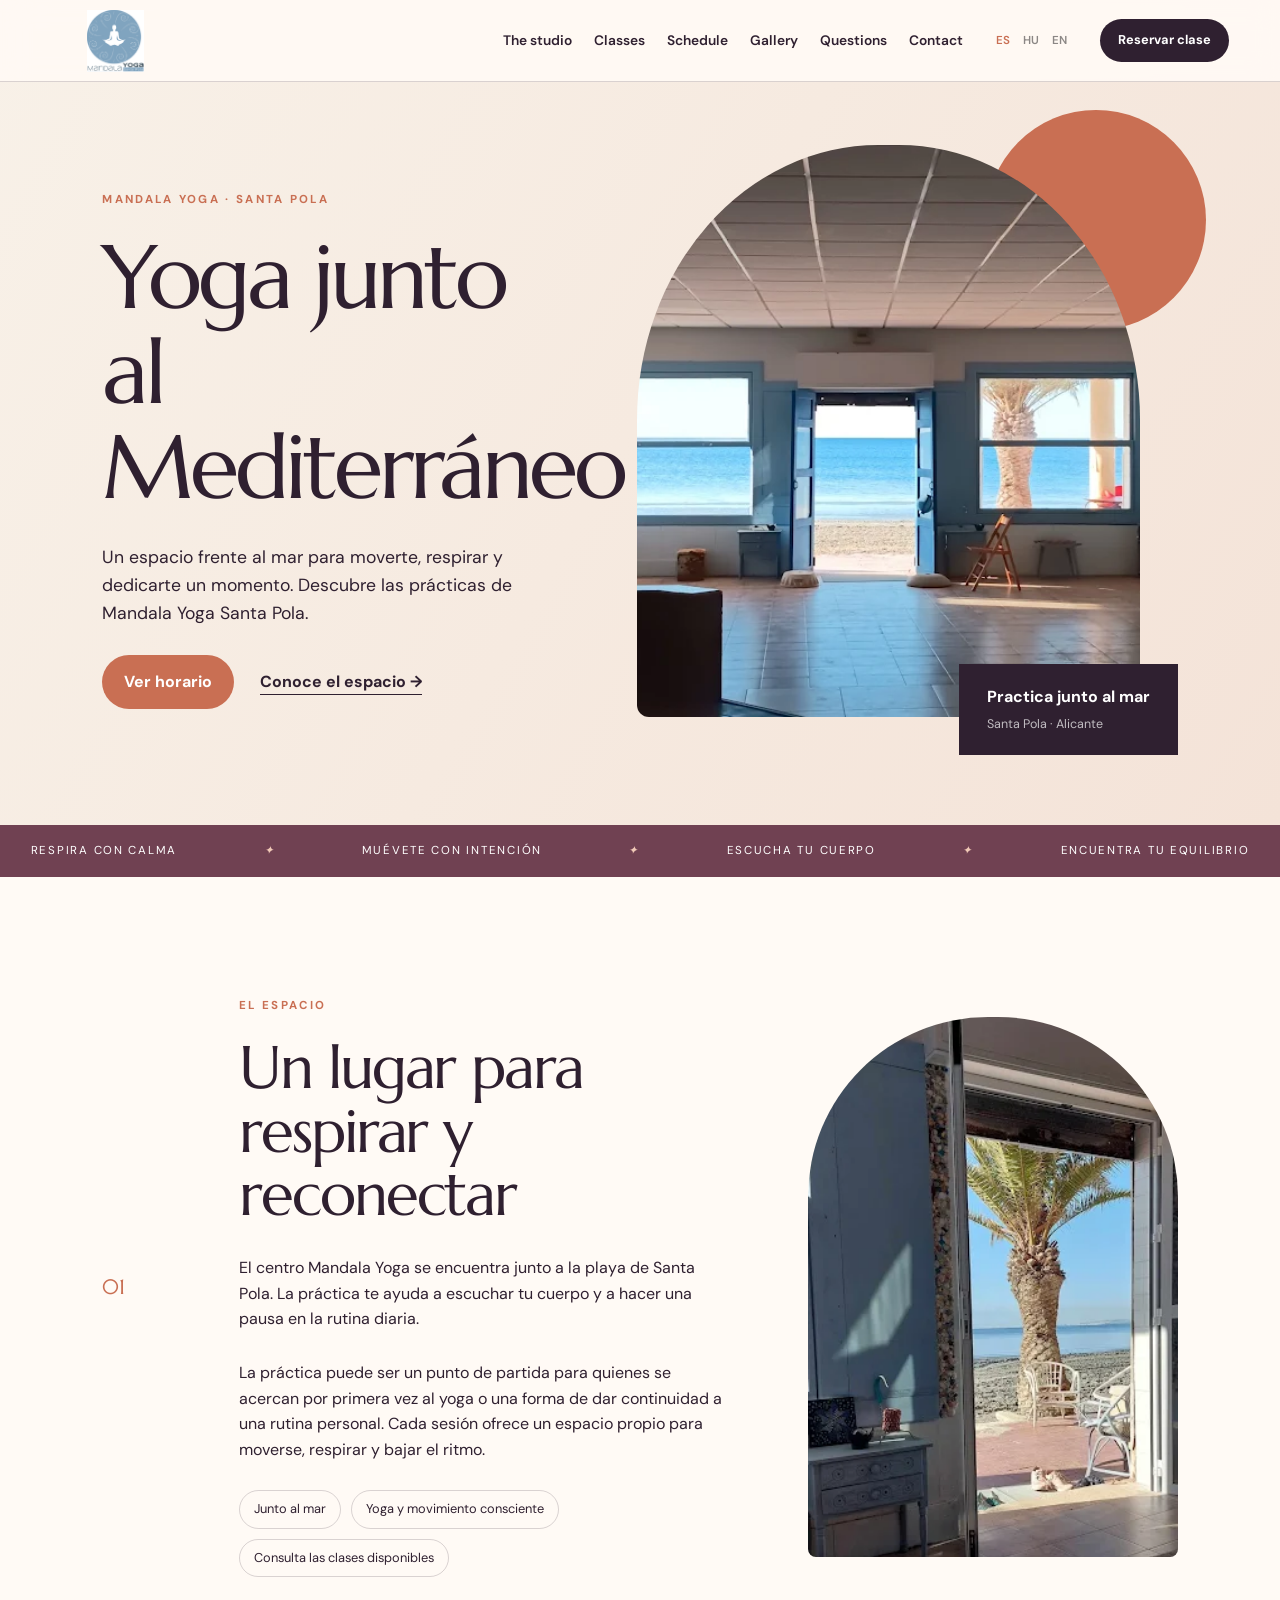
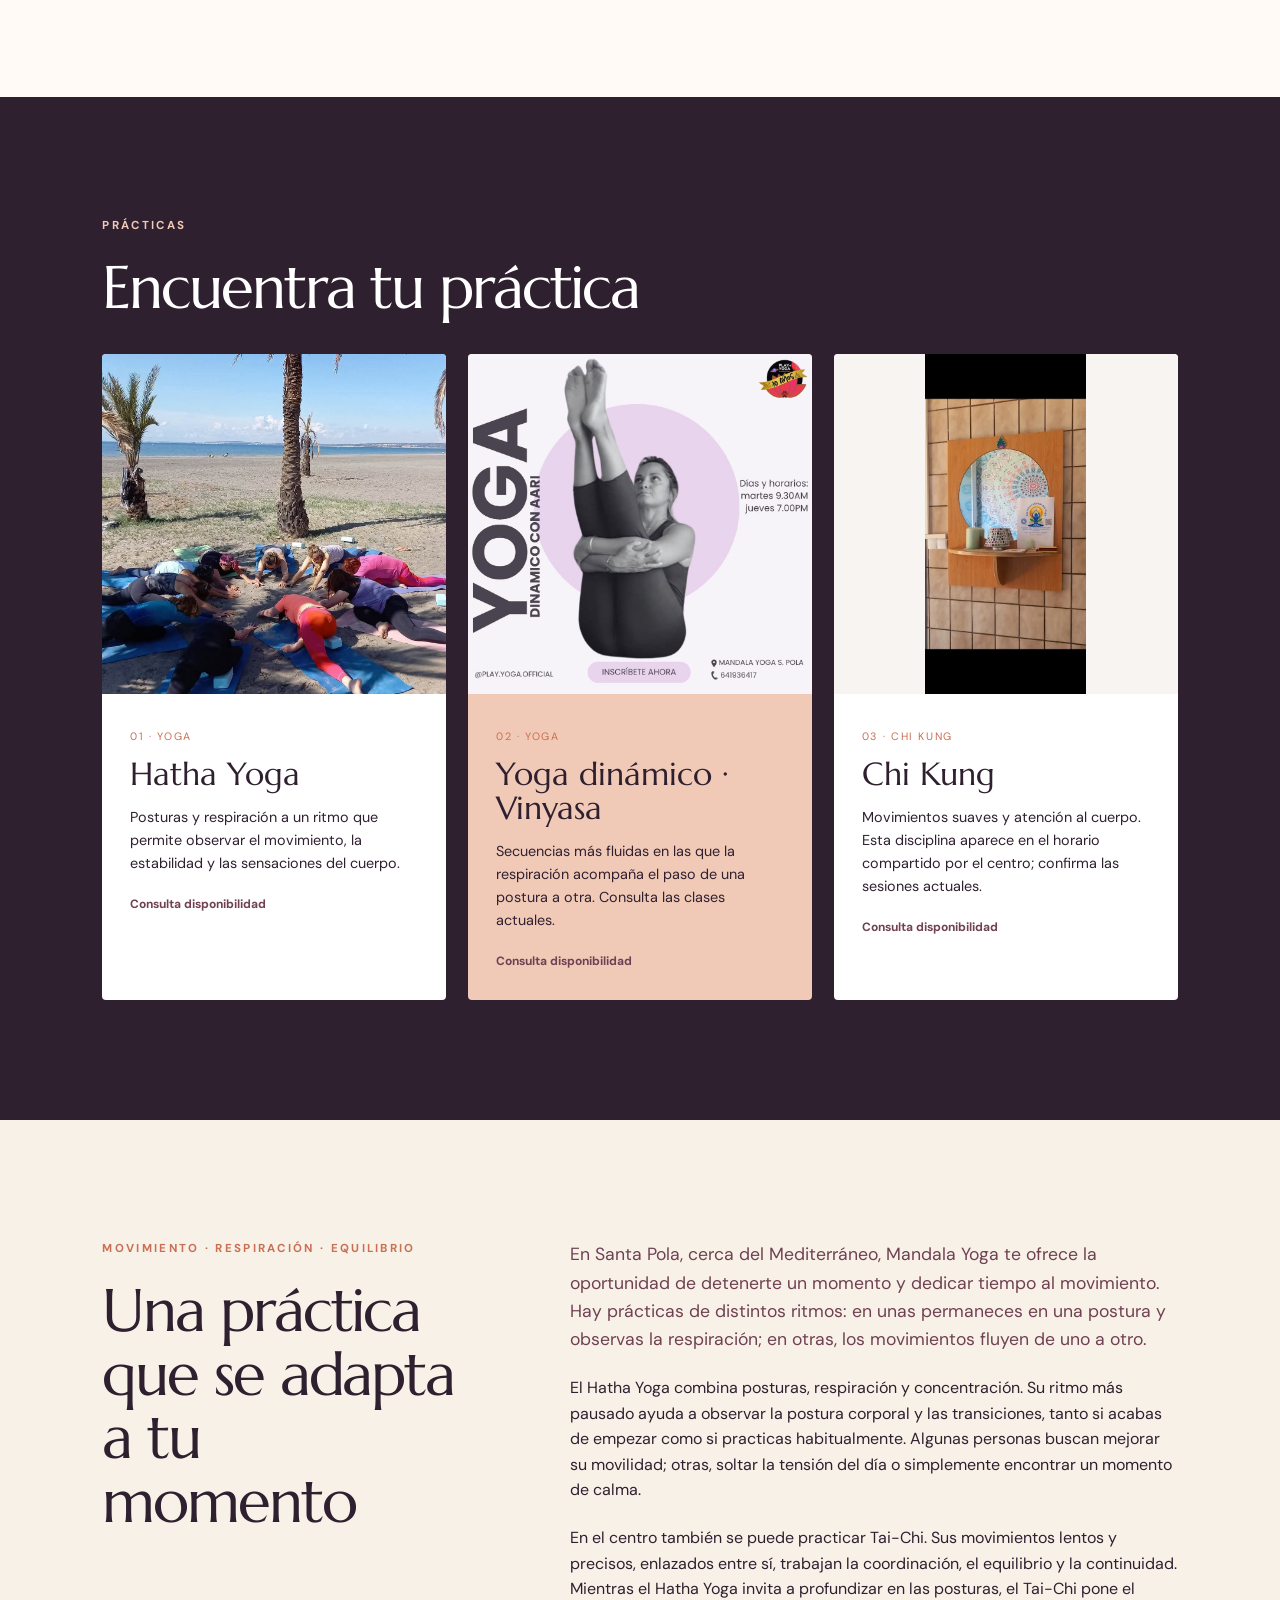
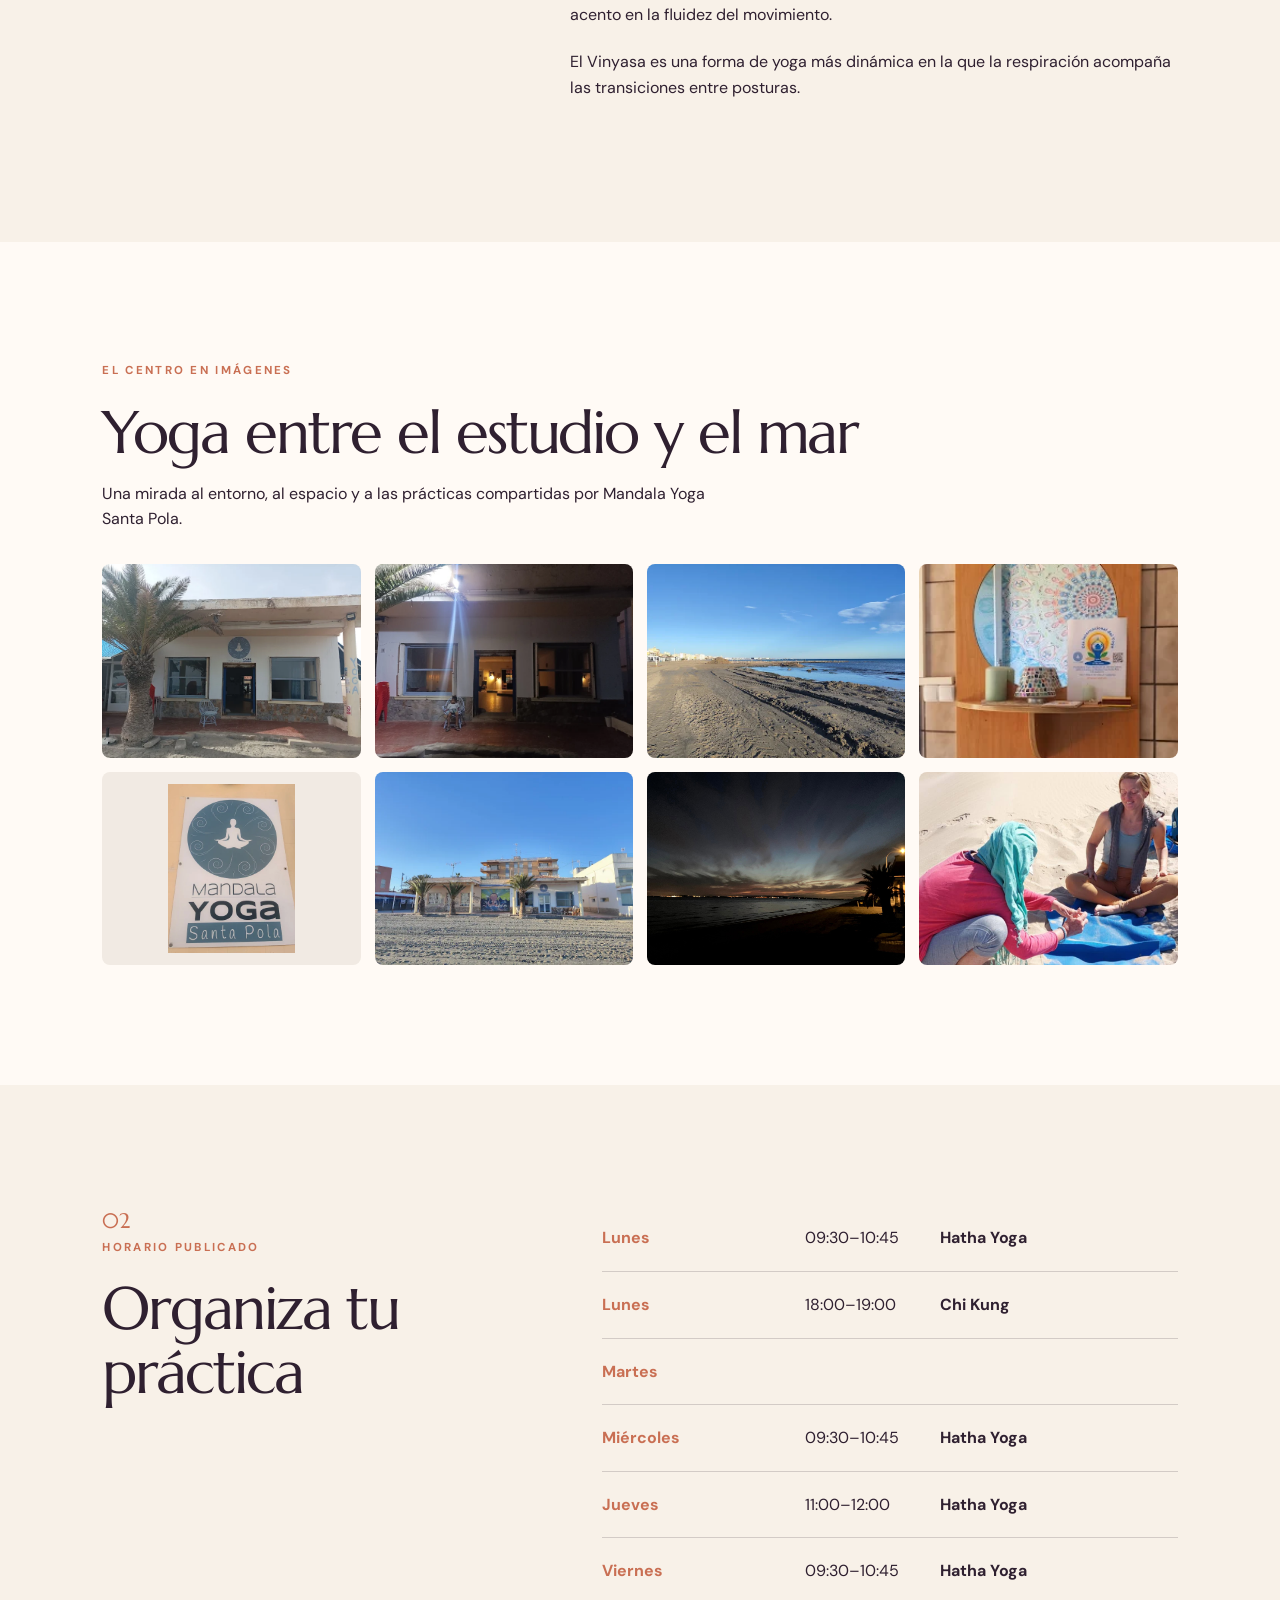
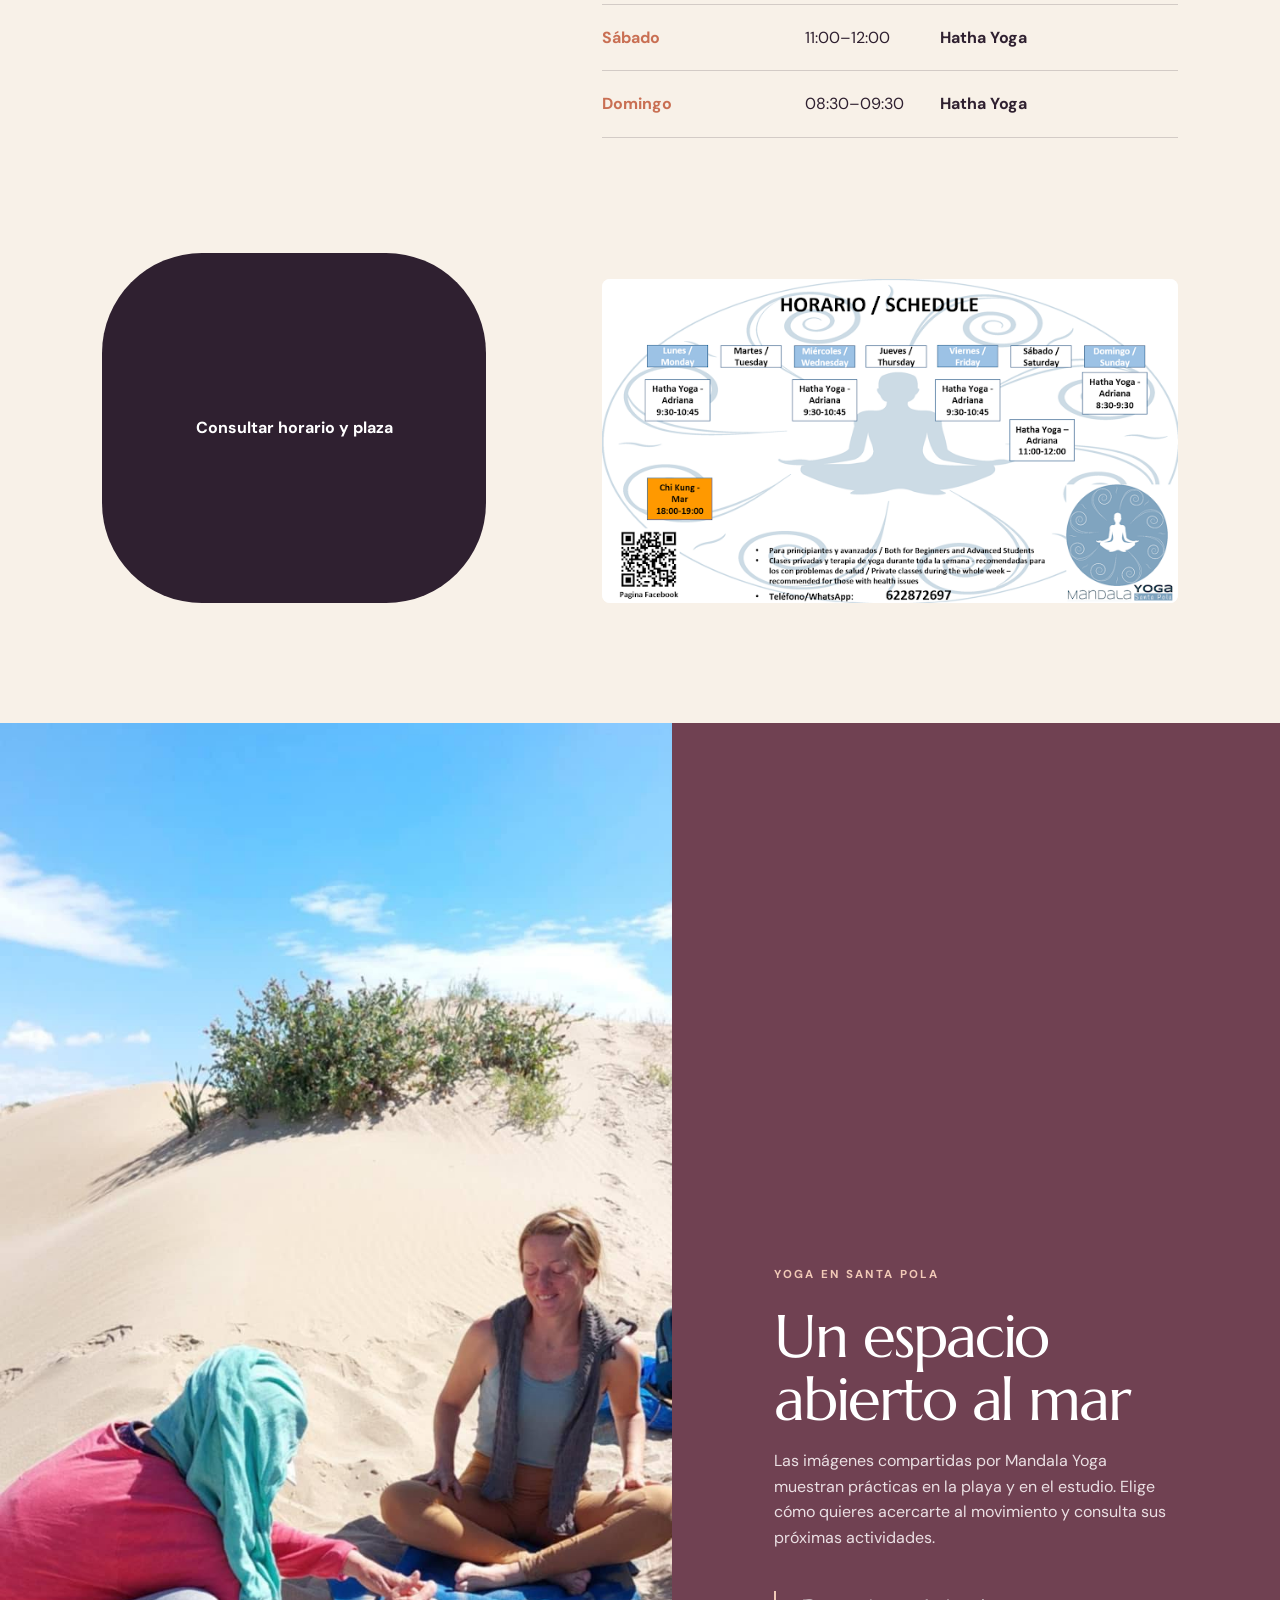
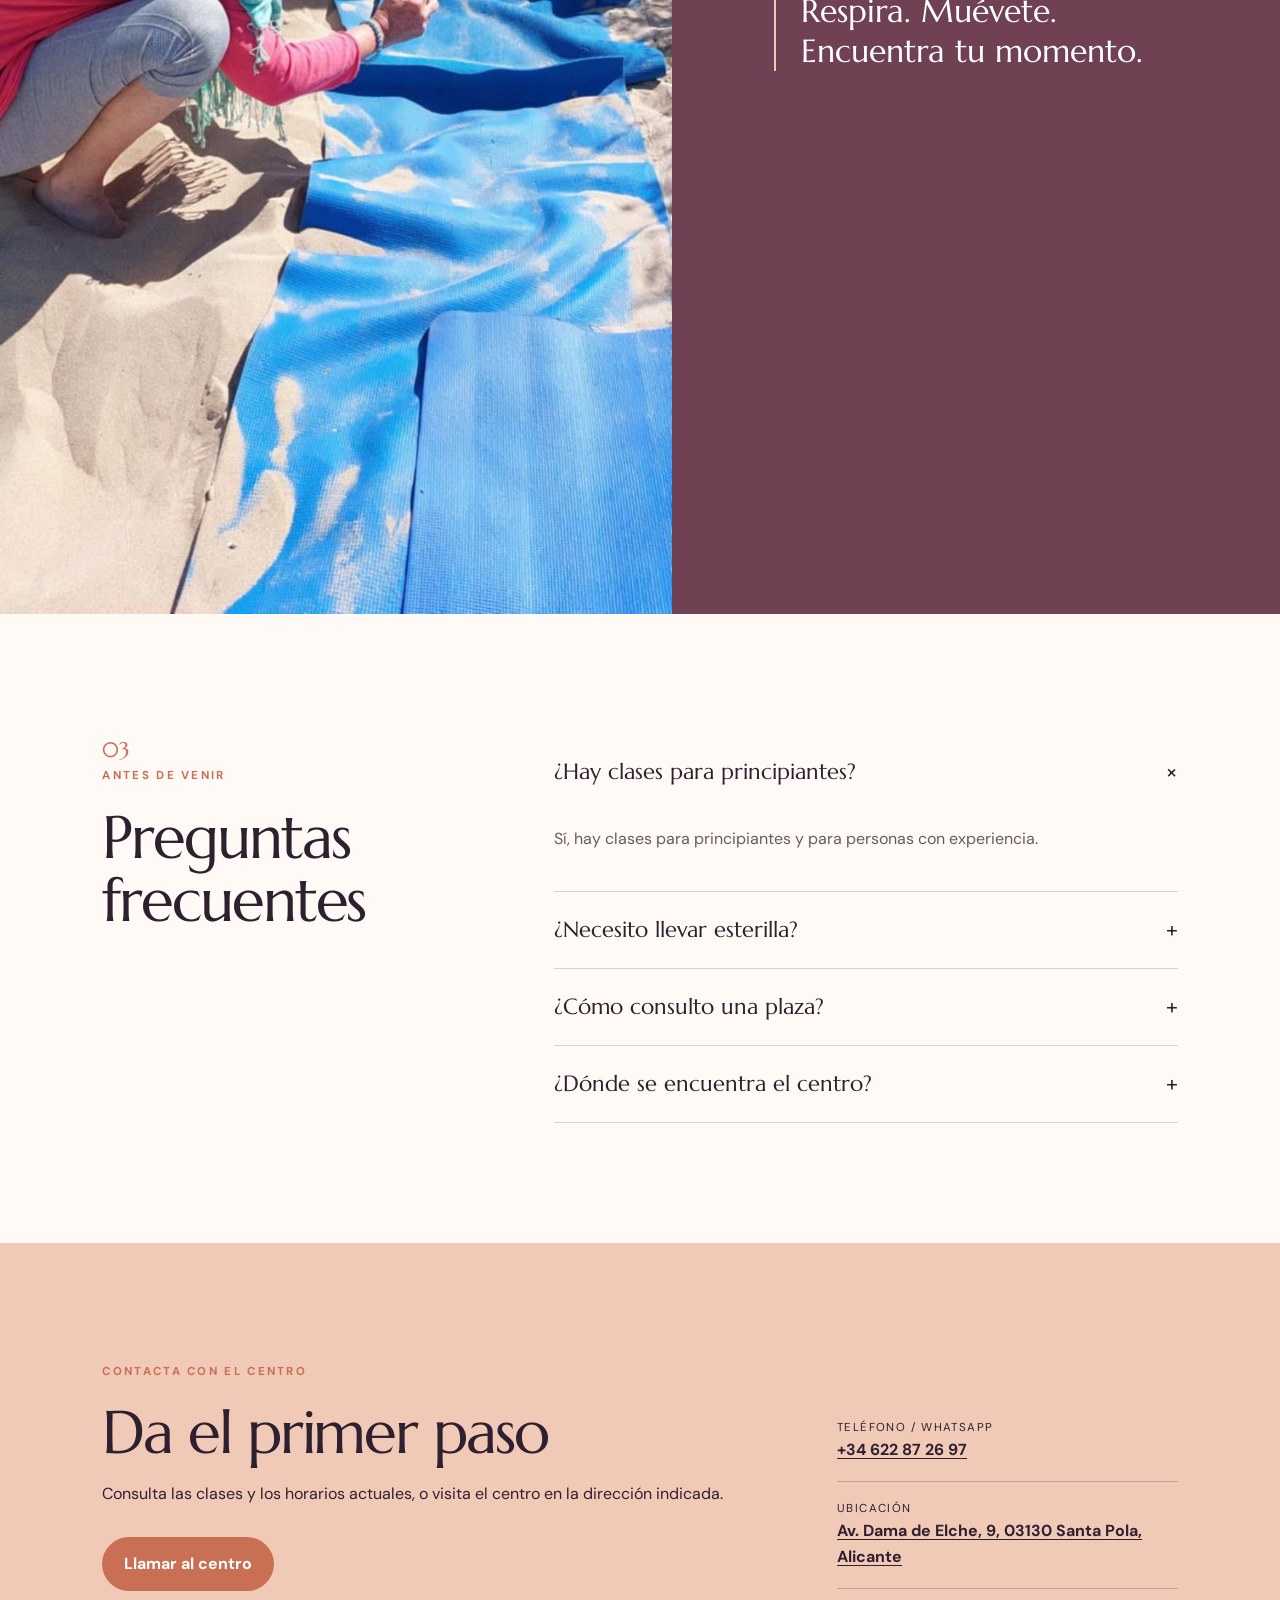
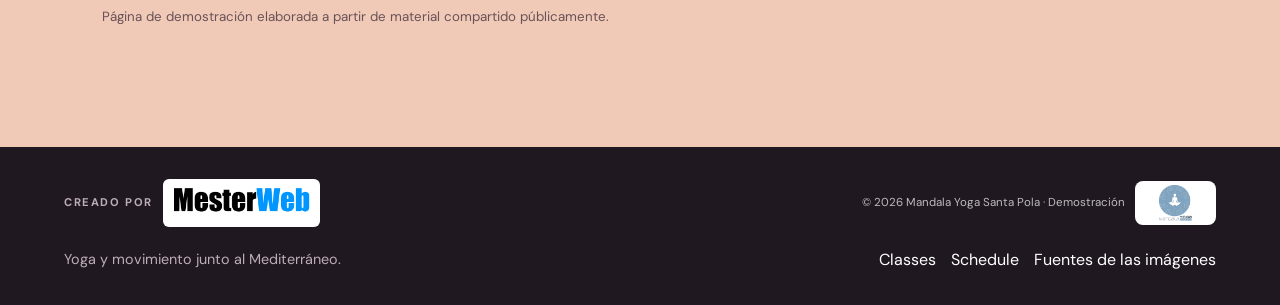
<file: index.html>
<!DOCTYPE html>

<html lang="es">
<head>
<meta charset="utf-8"/>
<meta content="width=device-width,initial-scale=1" name="viewport"/>
<script>
    if (!location.pathname.endsWith('/') && !location.pathname.split('/').pop().includes('.')) {
      location.replace(location.pathname + '/' + location.search + location.hash);
    }
  </script>
<meta content="Mandala Yoga Santa Pola: Hatha Yoga, yoga dinámico y Chi Kung junto al Mediterráneo. Consulta las clases y horarios actuales." name="description"/>
<title>Mandala Yoga Santa Pola | Yoga junto al Mediterráneo</title>
<link href="https://fonts.googleapis.com" rel="preconnect"/>
<link crossorigin="" href="https://fonts.gstatic.com" rel="preconnect"/>
<link href="https://fonts.googleapis.com/css2?family=DM+Sans:wght@400;500;600;700&amp;family=Marcellus&amp;display=swap" rel="stylesheet"/>
<link href="style.css" rel="stylesheet"/>
<meta content="noindex, follow" name="robots"/></head>
<body>
<header class="site-header">
<a aria-label="Mandala Yoga Santa Pola" class="brand" href="#inicio"><img alt="Mandala Yoga Santa Pola" class="brand-logo" src="images/pic9.webp"/></a>
<button aria-expanded="false" aria-label="Abrir menú" class="menu-toggle" type="button"><span></span><span></span><span></span></button>
<nav class="nav"><a data-i18n="navStudio" href="#estudio">El estudio</a><a data-i18n="navClasses" href="#clases">Clases</a><a data-i18n="navSchedule" href="#horarios">Horarios</a><a data-i18n="navGallery" href="#galeria">Galería</a><a data-i18n="navFaq" href="#preguntas">Preguntas</a><a data-i18n="navContact" href="#contacto">Contacto</a></nav>
<div aria-label="Selector de idioma" class="languages"><button class="lang active" data-lang="es">ES</button><button class="lang" data-lang="hu">HU</button><button class="lang" data-lang="en">EN</button></div>
<a class="header-cta" data-i18n="book" href="#contacto">Reservar clase</a>
</header>
<main>
<section class="hero" id="inicio">
<div class="hero-copy reveal"><p class="eyebrow" data-i18n="heroEyebrow">MANDALA YOGA · SANTA POLA</p><h1 data-i18n="heroTitle">Yoga junto al Mediterráneo</h1><p data-i18n="heroText">Un espacio frente al mar para moverte, respirar y dedicarte un momento. Descubre las prácticas de Mandala Yoga Santa Pola.</p><div class="actions"><a class="button primary" data-i18n="heroCta" href="#horarios">Ver horario</a><a class="text-link" data-i18n="discover" href="#estudio">Conoce el espacio →</a></div></div>
<div class="hero-image reveal"><span class="sun"></span><img alt="Sala de Mandala Yoga frente al mar" src="images/pic2.webp"/><div class="hero-tag"><b data-i18n="heroTagTitle">Practica junto al mar</b><span data-i18n="heroTagText">Santa Pola · Alicante</span></div></div>
</section>
<section aria-label="Valores del estudio" class="marquee"><div><span data-i18n="value1">RESPIRA CON CALMA</span><i>✦</i><span data-i18n="value2">MUÉVETE CON INTENCIÓN</span><i>✦</i><span data-i18n="value3">ESCUCHA TU CUERPO</span><i>✦</i><span data-i18n="value4">ENCUENTRA TU EQUILIBRIO</span></div></section>
<section class="philosophy section" id="estudio"><div class="section-no">01</div><div class="philosophy-copy reveal"><p class="eyebrow" data-i18n="aboutEyebrow">EL ESPACIO</p><h2 data-i18n="aboutTitle">Un lugar para respirar y reconectar</h2><p data-i18n="aboutText">El centro Mandala Yoga se encuentra junto a la playa de Santa Pola. La práctica te ayuda a escuchar tu cuerpo y a hacer una pausa en la rutina diaria.</p><p data-i18n="aboutExtra">La práctica puede ser un punto de partida para quienes se acercan por primera vez al yoga o una forma de dar continuidad a una rutina personal. Cada sesión ofrece un espacio propio para moverse, respirar y bajar el ritmo.</p><div class="mini-points"><span data-i18n="point1">Junto al mar</span><span data-i18n="point2">Yoga y movimiento consciente</span><span data-i18n="point3">Consulta las clases disponibles</span></div></div><div class="philosophy-image reveal"><img alt="Vista al Mediterráneo desde el estudio" loading="lazy" src="images/pic1.webp"/></div></section>
<section class="classes" id="clases"><div class="section classes-head"><div><p class="eyebrow light" data-i18n="classesEyebrow">PRÁCTICAS</p><h2 data-i18n="classesTitle">Encuentra tu práctica</h2></div></div><div class="class-grid section">
<article class="class-card reveal"><img alt="Práctica grupal de yoga junto al mar" loading="lazy" src="images/pic11.jpg"/><div><span>01 · YOGA</span><h3 data-i18n="class1Title">Hatha Yoga</h3><p data-i18n="class1Text">Posturas y respiración a un ritmo que permite observar el movimiento, la estabilidad y las sensaciones del cuerpo.</p><b data-i18n="class1Level">Consulta disponibilidad</b></div></article>
<article class="class-card feature reveal"><img alt="Publicación del centro sobre yoga dinámico" loading="lazy" src="images/pic13.jpg"/><div><span>02 · YOGA</span><h3 data-i18n="class2Title">Yoga dinámico · Vinyasa</h3><p data-i18n="class2Text">Secuencias más fluidas en las que la respiración acompaña el paso de una postura a otra. Consulta las clases actuales.</p><b data-i18n="class2Level">Consulta disponibilidad</b></div></article>
<article class="class-card reveal"><img alt="Interior del centro de yoga" loading="lazy" src="images/pic6.webp"/><div><span>03 · CHI KUNG</span><h3 data-i18n="class3Title">Chi Kung</h3><p data-i18n="class3Text">Movimientos suaves y atención al cuerpo. Esta disciplina aparece en el horario compartido por el centro; confirma las sesiones actuales.</p><b data-i18n="class3Level">Consulta disponibilidad</b></div></article>
</div></section><section class="practice-detail section" id="practica"><div class="practice-detail-heading"><p class="eyebrow" data-i18n="practiceEyebrow">MOVIMIENTO · RESPIRACIÓN · EQUILIBRIO</p><h2 data-i18n="practiceTitle">Una práctica que se adapta a tu momento</h2></div><div class="practice-detail-copy"><p data-i18n="practiceIntro">En Santa Pola, cerca del Mediterráneo, Mandala Yoga te ofrece la oportunidad de detenerte un momento y dedicar tiempo al movimiento. Hay prácticas de distintos ritmos: en unas permaneces en una postura y observas la respiración; en otras, los movimientos fluyen de uno a otro.</p><p data-i18n="practiceHatha">El Hatha Yoga combina posturas, respiración y concentración. Su ritmo más pausado ayuda a observar la postura corporal y las transiciones, tanto si acabas de empezar como si practicas habitualmente. Algunas personas buscan mejorar su movilidad; otras, soltar la tensión del día o simplemente encontrar un momento de calma.</p><p data-i18n="practiceTaiChi">En el centro también se puede practicar Tai-Chi. Sus movimientos lentos y precisos, enlazados entre sí, trabajan la coordinación, el equilibrio y la continuidad. Mientras el Hatha Yoga invita a profundizar en las posturas, el Tai-Chi pone el acento en la fluidez del movimiento.</p><p data-i18n="practiceVinyasa">El Vinyasa es una forma de yoga más dinámica en la que la respiración acompaña las transiciones entre posturas.</p></div></section>
<section class="gallery section" id="galeria"><div class="gallery-head"><p class="eyebrow" data-i18n="galleryEyebrow">EL CENTRO EN IMÁGENES</p><h2 data-i18n="galleryTitle">Yoga entre el estudio y el mar</h2><p data-i18n="galleryText">Una mirada al entorno, al espacio y a las prácticas compartidas por Mandala Yoga Santa Pola.</p></div><div class="gallery-grid"><figure><img alt="Fachada del centro Mandala Yoga Santa Pola" loading="lazy" src="images/pic3.webp"/></figure><figure><img alt="Entrada al estudio al anochecer" loading="lazy" src="images/pic4.webp"/></figure><figure><img alt="Vista de la playa de Santa Pola" loading="lazy" src="images/pic5.webp"/></figure><figure><img alt="Detalles del espacio de yoga" loading="lazy" src="images/pic6.webp"/></figure><figure><img alt="Cartel de Mandala Yoga en el centro" loading="lazy" src="images/pic7.webp"/></figure><figure><img alt="Centro frente al paseo y la playa" loading="lazy" src="images/pic8.webp"/></figure><figure><img alt="Paisaje de playa al atardecer" loading="lazy" src="images/pic12.jpg"/></figure><figure><img alt="Sesión de yoga en la playa" loading="lazy" src="images/pic14.jpg"/></figure></div></section><section class="schedule section" id="horarios"><div class="schedule-title reveal"><div class="section-no">02</div><p class="eyebrow" data-i18n="scheduleEyebrow">HORARIO PUBLICADO</p><h2 data-i18n="scheduleTitle">Organiza tu práctica</h2></div><div class="schedule-list reveal"><div class="schedule-entry"><b data-i18n="day1">Lunes</b><span>09:30–10:45</span><strong>Hatha Yoga</strong></div><div class="schedule-entry"><b data-i18n="day1">Lunes</b><span>18:00–19:00</span><strong>Chi Kung</strong></div><div class="schedule-entry"><b data-i18n="day2">Martes</b><span></span><strong></strong></div><div class="schedule-entry"><b data-i18n="day3">Miércoles</b><span>09:30–10:45</span><strong>Hatha Yoga</strong></div><div class="schedule-entry"><b data-i18n="day4">Jueves</b><span>11:00–12:00</span><strong>Hatha Yoga</strong></div><div class="schedule-entry"><b data-i18n="day5">Viernes</b><span>09:30–10:45</span><strong>Hatha Yoga</strong></div><div class="schedule-entry"><b data-i18n="day7">Sábado</b><span>11:00–12:00</span><strong>Hatha Yoga</strong></div><div class="schedule-entry"><b data-i18n="day6">Domingo</b><span>08:30–09:30</span><strong>Hatha Yoga</strong></div></div><a class="button secondary" data-i18n="reserve" href="tel:+34622872697">Consultar horario y plaza</a><figure class="schedule-poster"><img alt="Horario publicado por Mandala Yoga Santa Pola" loading="lazy" src="images/pic10.webp"/></figure></div></section>
<section class="community"><div class="community-image reveal"><img alt="Práctica de yoga en la playa" loading="lazy" src="images/pic14.jpg"/></div><div class="community-copy reveal"><p class="eyebrow light" data-i18n="communityEyebrow">YOGA EN SANTA POLA</p><h2 data-i18n="communityTitle">Un espacio abierto al mar</h2><p data-i18n="communityText">Las imágenes compartidas por Mandala Yoga muestran prácticas en la playa y en el estudio. Elige cómo quieres acercarte al movimiento y consulta sus próximas actividades.</p><blockquote data-i18n="quote">Respira. Muévete. Encuentra tu momento.</blockquote></div></section>
<section class="faq section" id="preguntas"><div class="faq-title reveal"><div class="section-no">03</div><p class="eyebrow" data-i18n="faqEyebrow">ANTES DE VENIR</p><h2 data-i18n="faqTitle">Preguntas frecuentes</h2></div><div class="faq-list reveal"><details open=""><summary><span data-i18n="q1">¿Hay clases para principiantes?</span><b>+</b></summary><p data-i18n="a1">Sí, hay clases para principiantes y para personas con experiencia.</p></details><details><summary><span data-i18n="q2">¿Necesito llevar esterilla?</span><b>+</b></summary><p data-i18n="a2">No, proporcionamos esterillas de yoga.</p></details><details><summary><span data-i18n="q3">¿Cómo consulto una plaza?</span><b>+</b></summary><p data-i18n="a3">Llama al +34 622 87 26 97 para confirmar el horario y la disponibilidad.</p></details><details><summary><span data-i18n="q4">¿Dónde se encuentra el centro?</span><b>+</b></summary><p data-i18n="a4">El centro se encuentra en Av. Dama de Elche, 9, 03130 Santa Pola, Alicante.</p></details></div></section>
<section class="contact section" id="contacto"><div class="contact-card reveal"><p class="eyebrow" data-i18n="contactEyebrow">CONTACTA CON EL CENTRO</p><h2 data-i18n="contactTitle">Da el primer paso</h2><p data-i18n="contactText">Consulta las clases y los horarios actuales, o visita el centro en la dirección indicada.</p><a class="button primary" data-i18n="contactButton" href="tel:+34622872697">Llamar al centro</a><small data-i18n="demoNote">Página de demostración elaborada a partir de material compartido públicamente.</small></div><div class="contact-details reveal"><div><span data-i18n="phoneLabel">Teléfono / WhatsApp</span><a href="tel:+34622872697"><b>+34 622 87 26 97</b></a></div><div><span data-i18n="addressLabel">Ubicación</span><a href="https://www.google.com/maps/place//data=!4m2!3m1!1s0xd624d41f63e6f43:0x293a0ca406d416df" rel="noopener noreferrer" target="_blank"><b>Av. Dama de Elche, 9, 03130 Santa Pola, Alicante</b></a></div></div></section>
</main>
<footer class="footer-one-line"><div class="footer-creator"><span data-i18n="createdBy">Creado por</span><a aria-label="Laszlo-MesterWeb" class="footer-mesterweb" href="https://lnkr.es/" rel="noopener noreferrer" target="_blank"><img alt="Laszlo-MesterWeb logó" loading="lazy" src="images/mesterweb-logo.png"/></a></div><div class="footer-rights"><small>© <span id="year"></span> Mandala Yoga Santa Pola · <span data-i18n="footerDemo">Demostración</span></small><a aria-label="Mandala Yoga Santa Pola" class="brand footer-brand" href="#inicio"><img alt="Mandala Yoga Santa Pola" class="brand-logo" src="images/pic9.webp"/></a></div><p data-i18n="footerText">Yoga y movimiento junto al Mediterráneo.</p><div><a data-i18n="navClasses" href="#clases">Clases</a><a data-i18n="navSchedule" href="#horarios">Horarios</a><a data-i18n="sources" href="kepforrasok.html">Fuentes de las imágenes</a></div></footer>
<script src="script.js"></script>
</body>
</html>
</file>
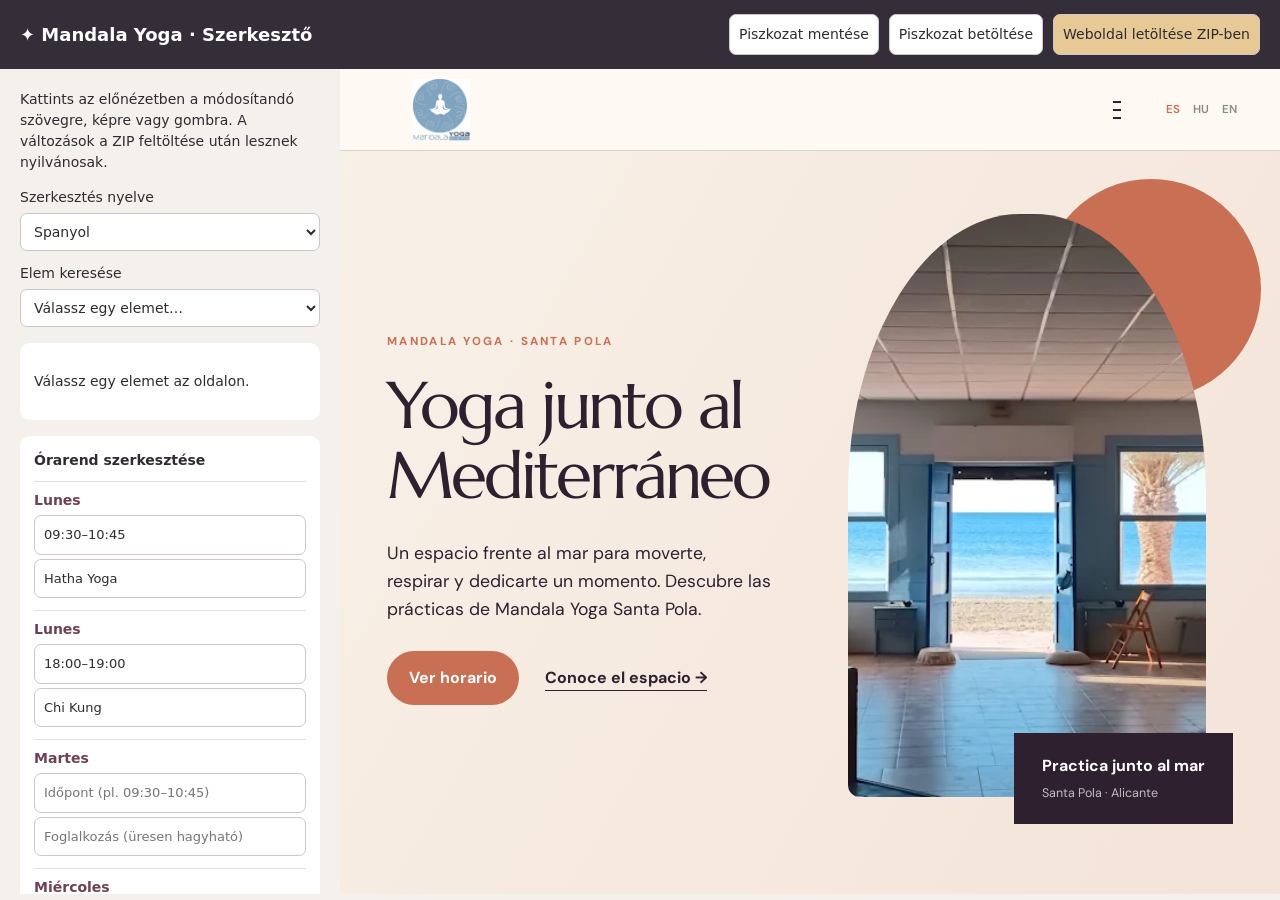
<file: admin.html>
<!doctype html><html lang="hu"><meta charset="utf-8"><meta name="viewport" content="width=device-width,initial-scale=1"><meta name="robots" content="noindex,nofollow"><title>Mandala Yoga – szerkesztő</title><link rel="stylesheet" href="admin.css"><body><header><b>✦ Mandala Yoga · Szerkesztő</b><button id="draft">Piszkozat mentése</button><button id="restore">Piszkozat betöltése</button><button id="export" class="primary">Weboldal letöltése ZIP-ben</button></header><div class="layout"><aside><p class="intro">Kattints az előnézetben a módosítandó szövegre, képre vagy gombra. A változások a ZIP feltöltése után lesznek nyilvánosak.</p><label>Szerkesztés nyelve<select id="language"><option value="es">Spanyol</option><option value="hu">Magyar</option><option value="en">Angol</option></select></label><label>Elem keresése<select id="elements"><option>Válassz egy elemet…</option></select></label><div id="panel"><p>Válassz egy elemet az oldalon.</p></div><details><summary>Oldalbeállítások</summary><label>Böngészőlap címe<input id="title"></label><label>Kereső leírása<textarea id="description"></textarea></label><label>Alapértelmezett nyelv<select id="default"><option value="es">Spanyol</option><option value="hu">Magyar</option><option value="en">Angol</option></select></label><label>Fő szín<input type="color" id="color" value="#704152"></label><label>Háttérszín<input type="color" id="background" value="#fffaf5"></label></details><details><summary>Szakaszok és sorrend</summary><div id="sections"></div></details><details><summary>Használat és közzététel</summary><p>A szövegeket mindhárom nyelven külön szerkeszd. A képek, linkek, órarend időpontjai és színek közösek.</p><p>A piszkozat ezen a böngészőn és ezen a webcímen marad. Mindig tölts le ZIP-mentést is!</p><p>A ZIP tartalmát töltsd fel a GitHub-repozitórium gyökerébe, a meglévő fájlokat felülírva. A szerkesztő címe: admin.html.</p><p>Ez helyi szerkesztő, nincs bejelentkezés és közvetlen GitHub-mentés. A látogatók nem tudják vele átírni a közzétett oldaladat.</p><p>A képforrások külön tájékoztató oldalát a csomag változatlan tartalommal megőrzi.</p></details><p id="status" role="status">Betöltés…</p></aside><main><iframe id="preview" title="Szerkeszthető weboldal" src="index.html"></iframe></main></div><script src="admin.js"></script></body></html>
</file>
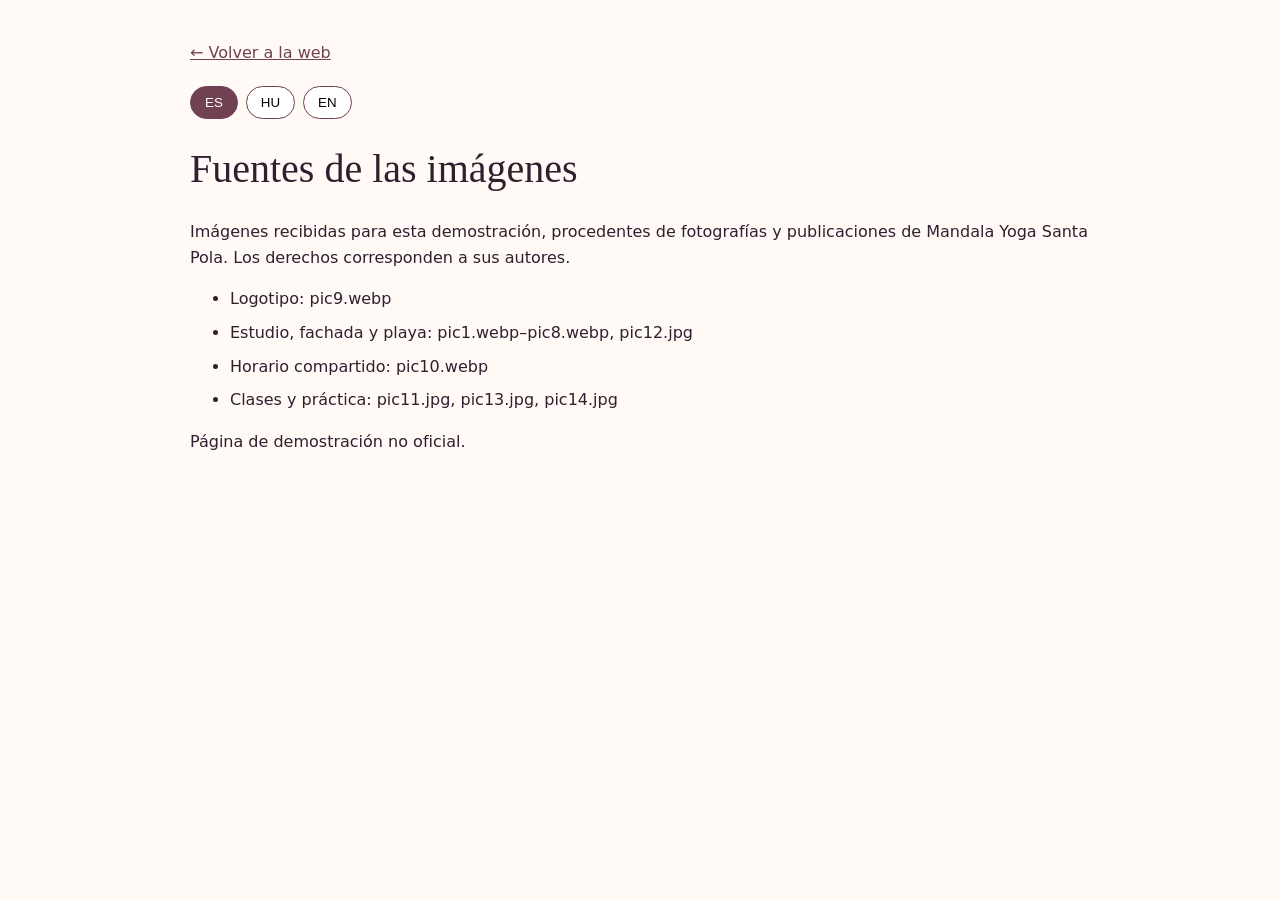
<file: kepforrasok.html>
<!DOCTYPE html>
<html lang="es"><head><meta charset="utf-8"/><meta content="width=device-width,initial-scale=1" name="viewport"/><title>Fuentes de las imágenes | Mandala Yoga Santa Pola</title><style>body{max-width:900px;margin:auto;padding:40px 20px;font:16px/1.6 system-ui;background:#fffaf5;color:#2f2030}a{color:#704152}.langs{display:flex;gap:8px;margin:20px 0}.langs button{cursor:pointer;padding:8px 14px;border:1px solid #704152;background:white;border-radius:20px}.langs button.active{background:#704152;color:white}li{margin:8px 0}h1{font:2.5rem Georgia,serif}</style><meta content="noindex, follow" name="robots"/></head><body><a data-i18n="back" href="./">← Volver a la web</a><div class="langs"><button data-lang="es">ES</button><button data-lang="hu">HU</button><button data-lang="en">EN</button></div><h1 data-i18n="title">Fuentes de las imágenes</h1><p data-i18n="intro">Imágenes recibidas para esta demostración, procedentes de fotografías y publicaciones de Mandala Yoga Santa Pola. Los derechos corresponden a sus autores.</p><ul><li data-i18n="logo">Logotipo: pic9.webp</li><li data-i18n="studio">Estudio, fachada y playa: pic1.webp–pic8.webp, pic12.jpg</li><li data-i18n="schedule">Horario compartido: pic10.webp</li><li data-i18n="practice">Clases y práctica: pic11.jpg, pic13.jpg, pic14.jpg</li></ul><p data-i18n="note">Página de demostración no oficial.</p><script>const text={es:{back:'← Volver a la web',title:'Fuentes de las imágenes',intro:'Imágenes recibidas para esta demostración, procedentes de fotografías y publicaciones de Mandala Yoga Santa Pola. Los derechos corresponden a sus autores.',logo:'Logotipo: pic9.webp',studio:'Estudio, fachada y playa: pic1.webp–pic8.webp, pic12.jpg',schedule:'Horario compartido: pic10.webp',practice:'Clases y práctica: pic11.jpg, pic13.jpg, pic14.jpg',note:'Página de demostración no oficial.'},hu:{back:'← Vissza az oldalra',title:'Képforrások',intro:'A bemutatóhoz kapott képek a Mandala Yoga Santa Pola fotóiból és bejegyzéseiből származnak. A jogok az alkotókat illetik.',logo:'Logó: pic9.webp',studio:'Stúdió, épület és tengerpart: pic1.webp–pic8.webp, pic12.jpg',schedule:'Megosztott órarend: pic10.webp',practice:'Órák és gyakorlás: pic11.jpg, pic13.jpg, pic14.jpg',note:'Nem hivatalos bemutató oldal.'},en:{back:'← Back to the website',title:'Image sources',intro:'Images supplied for this demonstration from photographs and posts by Mandala Yoga Santa Pola. Rights remain with their respective owners.',logo:'Logo: pic9.webp',studio:'Studio, exterior and beach: pic1.webp–pic8.webp, pic12.jpg',schedule:'Shared timetable: pic10.webp',practice:'Classes and practice: pic11.jpg, pic13.jpg, pic14.jpg',note:'Unofficial demonstration page.'}};function setLang(lang){if(!text[lang])lang='es';document.querySelectorAll('[data-i18n]').forEach(e=>e.textContent=text[lang][e.dataset.i18n]);document.querySelectorAll('[data-lang]').forEach(e=>e.classList.toggle('active',e.dataset.lang===lang));document.documentElement.lang=lang;localStorage.setItem('mandala-yoga-lang',lang)}document.querySelectorAll('[data-lang]').forEach(e=>e.onclick=()=>setLang(e.dataset.lang));setLang(localStorage.getItem('mandala-yoga-lang')||'es');</script></body></html>
</file>
<file: style.css>
:root{--ink:#2f2030;--wine:#704152;--terracotta:#c96f53;--peach:#f1c9b7;--cream:#f8f1e8;--paper:#fffaf5;--sage:#a6ac92;--line:rgba(47,32,48,.18);--serif:'Marcellus',serif;--sans:'DM Sans',sans-serif}*{box-sizing:border-box}html{scroll-behavior:smooth;scroll-padding-top:86px}body{margin:0;background:var(--paper);color:var(--ink);font-family:var(--sans);line-height:1.6}a{color:inherit;text-decoration:none}img{display:block;width:100%;height:100%;object-fit:cover}.site-header{position:fixed;z-index:30;top:0;left:0;right:0;height:82px;padding:0 4vw;display:flex;align-items:center;gap:28px;background:rgba(255,250,245,.92);border-bottom:1px solid var(--line);backdrop-filter:blur(14px)}.brand{display:flex;align-items:center;gap:11px;font-weight:700;letter-spacing:.12em;line-height:1.05;white-space:nowrap}.brand small{display:block;font-size:.57rem;letter-spacing:.24em;margin-top:6px;color:var(--terracotta)}.brand-symbol{font-family:var(--serif);font-size:2.2rem;color:var(--terracotta)}.nav{display:flex;gap:22px;margin-left:auto}.nav a{font-size:.86rem;font-weight:600}.nav a:hover{color:var(--terracotta)}.languages{display:flex;gap:3px}.lang{border:0;background:none;padding:5px;font:600 .72rem var(--sans);cursor:pointer;opacity:.45}.lang.active{opacity:1;color:var(--terracotta)}.header-cta,.button{display:inline-flex;align-items:center;justify-content:center;border-radius:100px;font-weight:700;transition:.25s}.header-cta{background:var(--ink);color:white;padding:11px 18px;font-size:.8rem}.menu-toggle{display:none;border:0;background:none}.hero{min-height:800px;padding:145px 8vw 70px;display:grid;grid-template-columns:minmax(0,.8fr) minmax(420px,1fr);align-items:center;gap:8vw;background:linear-gradient(120deg,var(--cream),#f4e3d8)}.hero-copy{max-width:650px}.eyebrow{font-size:.72rem;font-weight:700;letter-spacing:.2em;color:var(--terracotta);margin:0 0 20px}.eyebrow.light{color:var(--peach)}h1,h2,h3{font-family:var(--serif);font-weight:400;line-height:1.06;margin:0}h1{font-size:clamp(4rem,7vw,7.4rem);letter-spacing:-.045em}h2{font-size:clamp(2.6rem,4.7vw,5rem);letter-spacing:-.035em}.hero-copy>p:not(.eyebrow){font-size:1.1rem;max-width:560px;margin:28px 0}.actions{display:flex;align-items:center;gap:26px}.button{padding:14px 22px}.primary{background:var(--terracotta);color:#fff}.primary:hover{background:var(--wine)}.secondary{background:var(--ink);color:#fff}.text-link{font-weight:700;border-bottom:1px solid}.hero-image{height:610px;position:relative;padding:0 7% 7% 0}.hero-image img{border-radius:48% 48% 12px 12px;position:relative;z-index:2}.sun{position:absolute;width:220px;height:220px;border-radius:50%;background:var(--terracotta);right:-28px;top:-35px}.hero-tag{position:absolute;z-index:3;bottom:0;right:0;background:var(--ink);color:white;padding:20px 28px;max-width:270px}.hero-tag b,.hero-tag span{display:block}.hero-tag span{font-size:.78rem;opacity:.7;margin-top:5px}.marquee{overflow:hidden;background:var(--wine);color:white;padding:17px 0}.marquee div{display:flex;justify-content:space-around;gap:25px;white-space:nowrap;font-size:.72rem;letter-spacing:.15em}.marquee i{color:var(--peach)}.section{padding:120px 8vw}.section-no{font-family:var(--serif);font-size:1.3rem;color:var(--terracotta)}.philosophy{display:grid;grid-template-columns:60px 1fr .75fr;gap:6vw;align-items:center}.philosophy-copy p:not(.eyebrow){max-width:700px;margin:28px 0}.philosophy-image{height:540px}.philosophy-image img{border-radius:180px 180px 8px 8px}.mini-points{display:flex;flex-wrap:wrap;gap:10px}.mini-points span{border:1px solid var(--line);border-radius:100px;padding:8px 14px;font-size:.8rem}.classes{background:var(--ink);color:white}.classes-head{display:grid;grid-template-columns:1.4fr .6fr;gap:10vw;padding-bottom:35px}.classes-head>p{align-self:end;color:#dbcfd6}.class-grid{display:grid;grid-template-columns:repeat(3,1fr);gap:22px;padding-top:0}.class-card{background:#fff;color:var(--ink);border-radius:4px;overflow:hidden}.class-card img{height:340px}.class-card div{padding:28px}.class-card span{font-size:.67rem;letter-spacing:.15em;color:var(--terracotta)}.class-card h3{font-size:2rem;margin:10px 0}.class-card p{font-size:.9rem}.class-card b{font-size:.75rem;color:var(--wine)}.class-card.feature{transform:translateY(-35px);background:var(--peach)}.schedule{display:grid;grid-template-columns:.8fr 1.2fr;gap:9vw;background:var(--cream)}.schedule-title h2{margin-bottom:25px}.schedule-list>div{display:grid;grid-template-columns:1fr 80px 1.5fr;gap:20px;padding:20px 0;border-bottom:1px solid var(--line)}.schedule-list b{color:var(--terracotta)}.schedule-list .button{margin-top:30px}.community{display:grid;grid-template-columns:1.05fr .95fr;background:var(--wine);color:white}.community-image{min-height:650px}.community-copy{padding:100px 8vw;align-self:center}.community-copy p:not(.eyebrow){color:#eadfe3}.community-copy blockquote{font:2rem/1.25 var(--serif);margin:40px 0 0;border-left:2px solid var(--peach);padding-left:25px}.faq{display:grid;grid-template-columns:.7fr 1.3fr;gap:9vw}.faq-title h2{margin-top:15px}.faq-list details{border-bottom:1px solid var(--line)}.faq-list summary{list-style:none;display:flex;justify-content:space-between;gap:20px;padding:24px 0;font:1.35rem var(--serif);cursor:pointer}.faq-list summary::-webkit-details-marker{display:none}.faq-list summary b{font-family:var(--sans);font-weight:400}.faq-list details[open] summary b{transform:rotate(45deg)}.faq-list details p{padding:0 40px 23px 0;color:#675a65}.contact{display:grid;grid-template-columns:1.3fr .7fr;gap:8vw;background:var(--peach);align-items:center}.contact-card p:not(.eyebrow){max-width:650px}.contact-card .button{margin:15px 0}.contact-card small{display:block;opacity:.7}.contact-details>div{padding:18px 0;border-bottom:1px solid rgba(47,32,48,.25)}.contact-details span,.contact-details b{display:block}.contact-details span{font-size:.72rem;letter-spacing:.12em;text-transform:uppercase}.mesterweb{padding:90px 8vw;background:var(--terracotta);color:#fff;display:grid;grid-template-columns:1fr auto;gap:6vw;align-items:end}.mesterweb h2{max-width:900px}.mesterweb p:not(.eyebrow){max-width:850px}.mesterweb>a{background:#fff;color:var(--ink);padding:17px 24px;font-weight:700}footer{padding:60px 8vw 30px;background:#201820;color:#fff;display:grid;grid-template-columns:1fr 1fr auto;gap:30px;align-items:start}footer p{color:#bcaeb8}footer>div{display:flex;gap:18px;flex-wrap:wrap}footer>small{grid-column:1/-1;opacity:.5;border-top:1px solid rgba(255,255,255,.15);padding-top:25px}.reveal{opacity:0;transform:translateY(25px);transition:.7s ease}.reveal.visible{opacity:1;transform:none}@media(max-width:1050px){.nav{position:fixed;top:82px;left:0;right:0;padding:25px;background:var(--paper);display:none;flex-direction:column;text-align:center;border-bottom:1px solid var(--line)}.nav.open{display:flex}.menu-toggle{display:block;margin-left:auto;width:32px}.menu-toggle span{height:2px;background:var(--ink);display:block;margin:6px}.header-cta{display:none}.hero{grid-template-columns:1fr 1fr;padding-left:5vw;padding-right:5vw}.section{padding-left:5vw;padding-right:5vw}}@media(max-width:760px){.site-header{padding:0 18px}.languages{margin-left:auto}.hero{display:block;padding:130px 22px 55px;min-height:0}.hero-image{height:480px;margin-top:55px}.hero-tag{right:0}.sun{right:-5px}h1{font-size:3.6rem}.marquee div{justify-content:flex-start;padding-left:20px}.philosophy{grid-template-columns:1fr}.philosophy .section-no{display:none}.philosophy-image{height:430px}.classes-head,.schedule,.faq,.contact,.mesterweb{grid-template-columns:1fr}.class-grid{grid-template-columns:1fr}.class-card.feature{transform:none}.community{grid-template-columns:1fr}.community-image{min-height:430px}.community-copy{padding:70px 7vw}.schedule-list>div{grid-template-columns:1fr 60px}.schedule-list strong{grid-column:1/-1}.mesterweb{align-items:start}footer{grid-template-columns:1fr}.actions{align-items:flex-start;flex-direction:column;gap:16px}}@media(prefers-reduced-motion:reduce){html{scroll-behavior:auto}.reveal{opacity:1;transform:none;transition:none}}

.brand-logo{width:128px;height:62px;object-fit:contain}.footer-brand .brand-logo{filter:brightness(0) invert(1)}.class-card img{object-position:center}.class-card:nth-child(3) img{object-fit:contain;background:#f8f4f2}.schedule-list>div{grid-template-columns:1fr 115px 1.3fr}@media(max-width:760px){.brand-logo{width:100px;height:55px}.schedule-list>div{grid-template-columns:1fr 110px}}

.footer-brand{background:#fff;border-radius:8px;padding:9px 16px;display:inline-flex;width:max-content;max-width:100%}.footer-brand .brand-logo{filter:none;width:150px;height:76px;object-fit:contain}.gallery{background:#fffaf5}.gallery-head{max-width:760px;margin-bottom:32px}.gallery-head p:last-child{max-width:620px}.gallery-grid{display:grid;grid-template-columns:repeat(4,minmax(0,1fr));gap:14px}.gallery-grid figure{margin:0;aspect-ratio:4/3;overflow:hidden;border-radius:8px;background:#f1eae3}.gallery-grid img{height:100%;width:100%;object-fit:cover}.gallery-grid figure:nth-child(5) img{object-fit:contain;padding:12px}.contact-details a{text-decoration:underline;text-underline-offset:3px}@media(max-width:900px){.gallery-grid{grid-template-columns:repeat(2,minmax(0,1fr))}}@media(max-width:520px){.gallery-grid{gap:8px}.footer-brand .brand-logo{width:130px;height:65px}}
.schedule-poster{margin:26px 0 0}.schedule-poster img{width:100%;height:auto;object-fit:contain;background:#fff;border-radius:8px}

.practice-detail{display:grid;grid-template-columns:minmax(0,.75fr) minmax(0,1.25fr);gap:8vw;background:#f8f1e8}.practice-detail-heading h2{max-width:550px}.practice-detail-copy{max-width:750px}.practice-detail-copy p{margin:0 0 22px}.practice-detail-copy p:first-child{font-size:1.1rem;color:#704152}@media(max-width:760px){.practice-detail{grid-template-columns:1fr;gap:28px}}

.footer-mesterweb{display:inline-flex;align-items:center;justify-content:center;justify-self:start;background:#fff;border-radius:8px;padding:8px 14px;min-width:110px;min-height:72px}.footer-mesterweb img{width:84px;height:55px;object-fit:contain}

footer>.footer-creator{display:flex;flex-direction:column;align-items:flex-start;gap:8px}.footer-creator>span{text-transform:uppercase;letter-spacing:.14em;color:#bcaeb8;font-size:.7rem;font-weight:700}.footer-creator .footer-mesterweb{min-width:0;min-height:0;padding:6px 12px}.footer-creator .footer-mesterweb img{width:84px;height:55px}.footer-credits{grid-column:1/-1;display:flex;align-items:center;gap:18px;flex-wrap:wrap;border-top:1px solid rgba(255,255,255,.15);padding-top:24px}.footer-credits small{opacity:.65}.footer-credits .footer-brand{padding:4px 8px}.footer-credits .footer-brand img{width:85px;height:46px}@media(max-width:760px){.footer-credits{gap:12px}}

footer>.footer-creator{flex-direction:row;align-items:center;gap:14px}.footer-creator>span{white-space:nowrap}.footer-creator .footer-mesterweb{padding:9px 14px}.footer-creator .footer-mesterweb img{width:205px;height:54px;max-width:100%;object-fit:contain}@media(max-width:760px){footer>.footer-creator{flex-wrap:wrap}.footer-creator .footer-mesterweb img{width:180px;height:48px}}

footer{grid-template-columns:minmax(0,1.35fr) minmax(0,.65fr) auto}footer>.footer-creator{grid-column:1/-1;display:flex;flex-wrap:wrap;align-items:center;gap:10px 14px}.footer-creator .footer-mesterweb{padding:6px 10px;border-radius:6px}.footer-creator .footer-mesterweb img{width:137px;height:36px;object-fit:contain}.footer-creator small{opacity:.65;font-size:.72rem;white-space:nowrap}.footer>p{grid-column:1/2}.footer>div:not(.footer-creator):not(.footer-credits){grid-column:2/4;justify-content:flex-end}.footer-credits{grid-column:1/-1}.footer-credits .footer-brand{margin-left:0}@media(max-width:760px){footer{grid-template-columns:1fr}footer>p,footer>div:not(.footer-creator):not(.footer-credits){grid-column:1/-1;justify-content:flex-start}.footer-creator .footer-mesterweb img{width:137px;height:36px}.footer-creator small{white-space:normal}}

footer>.footer-creator{display:flex;align-items:center;flex-wrap:nowrap;gap:18px;border-bottom:1px solid rgba(255,255,255,.15);padding-bottom:24px}.footer-creator .footer-brand{margin:0;padding:4px 8px;flex:none}.footer-creator .footer-brand img{width:85px;height:46px;object-fit:contain}.footer-creator small{font-size:.78rem;white-space:nowrap}.footer>.footer-creator .footer-mesterweb{flex:none}@media(max-width:760px){footer>.footer-creator{flex-wrap:wrap;gap:12px 16px}.footer-creator small{white-space:normal}}

/* Keep the entire desktop footer in one aligned row. */
footer.footer-one-line{display:grid;grid-template-columns:auto auto minmax(180px,1fr) auto;align-items:center;gap:22px;padding:32px 5vw}footer.footer-one-line>.footer-creator{grid-column:1;display:flex;flex-wrap:nowrap;align-items:center;gap:10px;border:0;padding:0;min-width:0}footer.footer-one-line>.footer-rights{grid-column:2;display:flex;align-items:center;gap:10px;min-width:0}footer.footer-one-line>.footer-rights small{opacity:.7;font-size:.72rem;white-space:nowrap}footer.footer-one-line>.footer-rights .footer-brand{margin:0;padding:4px 8px;flex:none}footer.footer-one-line>.footer-rights .footer-brand img{width:65px;height:36px;object-fit:contain}footer.footer-one-line>p{grid-column:3;margin:0;text-align:center;font-size:.9rem}footer.footer-one-line>div:not(.footer-creator):not(.footer-rights){grid-column:4;display:flex;justify-content:flex-end;align-items:center;gap:15px;white-space:nowrap}footer.footer-one-line .footer-mesterweb img{width:137px;height:36px}@media(max-width:1350px){footer.footer-one-line{grid-template-columns:1fr auto;gap:20px}footer.footer-one-line>.footer-creator{grid-column:1}footer.footer-one-line>.footer-rights{grid-column:2}footer.footer-one-line>p{grid-column:1;text-align:left}footer.footer-one-line>div:not(.footer-creator):not(.footer-rights){grid-column:2}}@media(max-width:760px){footer.footer-one-line{grid-template-columns:1fr;padding:32px 6vw}footer.footer-one-line>.footer-creator,footer.footer-one-line>.footer-rights,footer.footer-one-line>p,footer.footer-one-line>div:not(.footer-creator):not(.footer-rights){grid-column:1;justify-content:flex-start;text-align:left}footer.footer-one-line>.footer-rights{flex-wrap:wrap}}

[hidden]{display:none!important}
</file>
<file: admin.css>
*{box-sizing:border-box}body{margin:0;font:14px/1.5 system-ui;color:#302b31;background:#f4f1ed}header{padding:14px 20px;background:#342e38;color:white;display:flex;align-items:center;gap:10px;flex-wrap:wrap}header b{margin-right:auto;font-size:18px}button,select,input,textarea{font:inherit;border:1px solid #cfc5ce;border-radius:7px;padding:9px;background:white;color:#302b31}button{cursor:pointer}button:hover{background:#f0e7ed}.primary{background:#e7c995}.layout{display:grid;grid-template-columns:340px 1fr;height:calc(100vh - 75px)}aside{padding:20px;overflow:auto}main{min-width:0}iframe{width:100%;height:100%;border:0;background:white}label{display:block;margin:12px 0}input,textarea,select{display:block;width:100%;margin-top:5px}textarea{min-height:100px;resize:vertical}input[type=color]{height:42px}details{border-top:1px solid #d8cfd5;margin-top:18px;padding-top:14px}summary{font-weight:650;cursor:pointer}.intro{margin-top:0}#panel{background:white;padding:14px;border-radius:10px;margin-top:16px}#status{color:#704152;font-weight:600}.section-row{display:flex;align-items:center;gap:4px;margin:8px 0}.section-row span{flex:1}.section-row input{width:auto}small{color:#6e6670}button:disabled{opacity:.5}@media(max-width:800px){.layout{grid-template-columns:1fr;height:auto}aside{max-height:55vh}main{height:75vh}header b{width:100%}}
.schedule-editor{background:#fff;padding:14px;border-radius:10px;margin-top:16px}.schedule-editor>b{display:block;margin-bottom:10px}.schedule-edit-row{border-top:1px solid #e4dde2;padding:8px 0}.schedule-edit-day{font-weight:650;color:#704152;margin-bottom:4px}.schedule-edit-row input{margin:4px 0;font-size:13px}.schedule-editor small{display:block;margin-top:8px}
</file>
